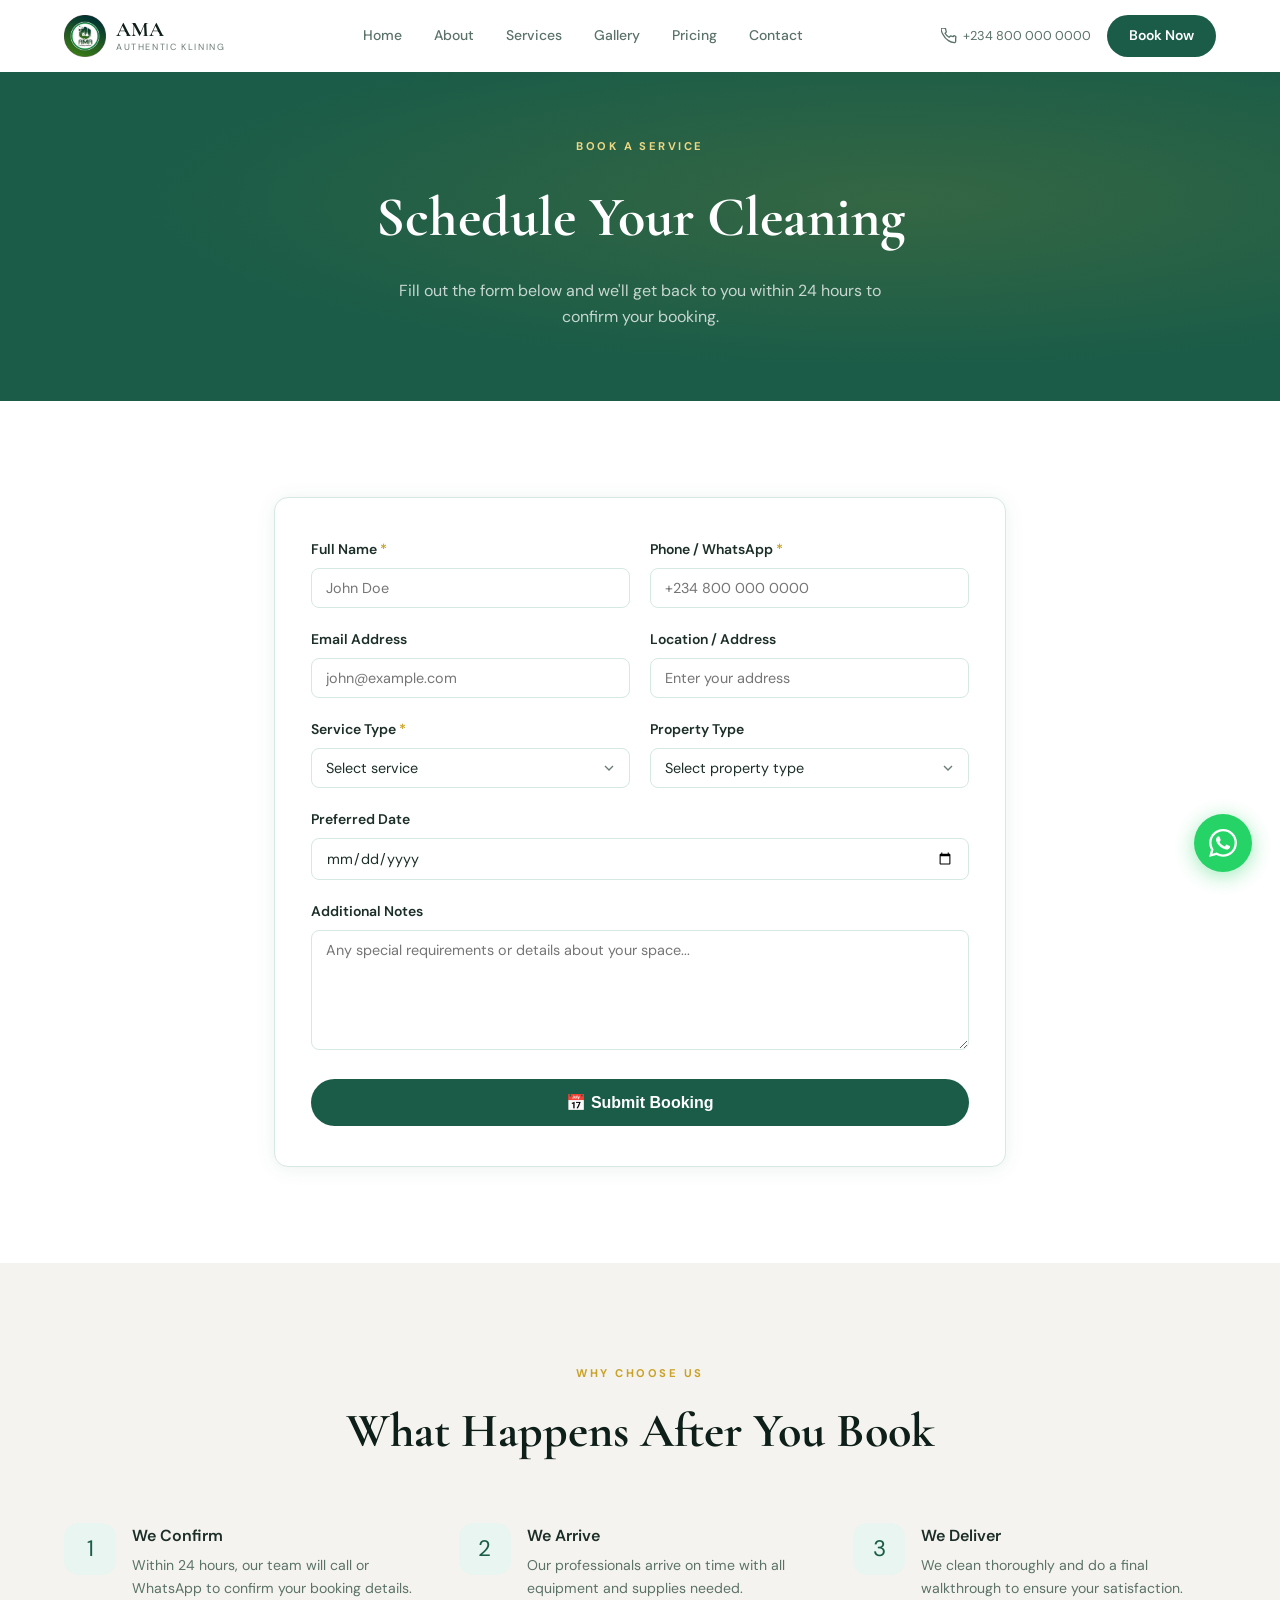
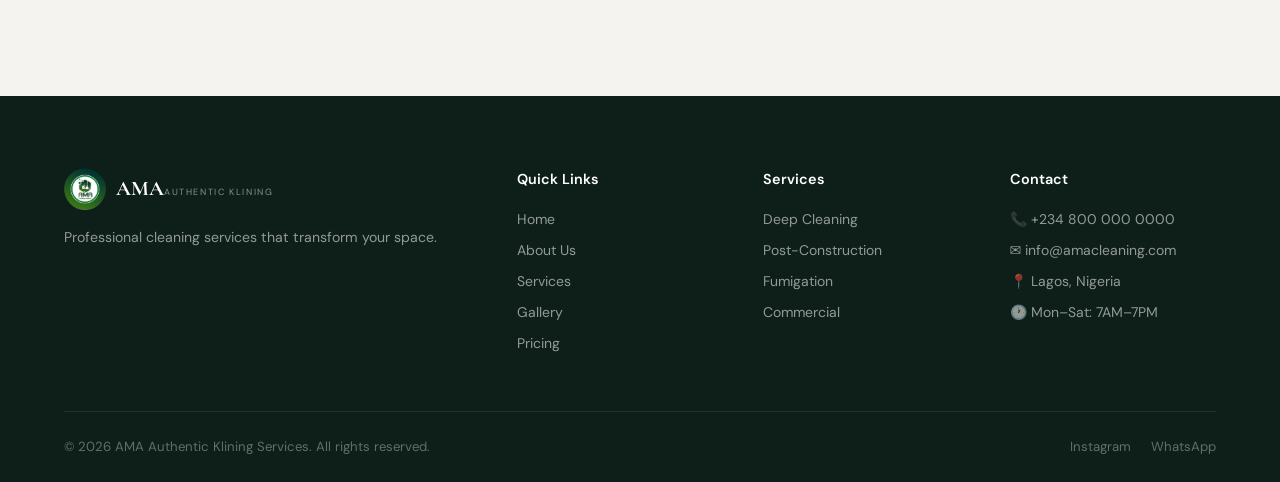
<file: booking.html>
<!DOCTYPE html>
<html lang="en">
<head>
  <meta charset="UTF-8" /><meta name="viewport" content="width=device-width, initial-scale=1.0" />
  <title>Book a Service — AMA Authentic Klining</title>
  <link rel="preconnect" href="https://fonts.googleapis.com"><link rel="preconnect" href="https://fonts.gstatic.com" crossorigin>
  <link href="https://fonts.googleapis.com/css2?family=Cormorant+Garamond:ital,wght@0,400;0,500;0,600;0,700;1,400&family=DM+Sans:wght@300;400;500;600&display=swap" rel="stylesheet">
  <link rel="stylesheet" href="style.css" />
</head>
<body>
  <nav id="navbar" class="scrolled">
    <div class="nav-container">
      <a href="index.html" class="nav-logo"><div class="logo-mark"><img src="logo.jpg" alt="AMA Logo" /></div><div class="logo-text"><span class="logo-name">AMA</span><span class="logo-sub">Authentic Klining</span></div></a>
      <div class="nav-links"><a href="index.html" class="nav-link">Home</a><a href="about.html" class="nav-link">About</a><a href="services.html" class="nav-link">Services</a><a href="gallery.html" class="nav-link">Gallery</a><a href="pricing.html" class="nav-link">Pricing</a><a href="contact.html" class="nav-link">Contact</a></div>
      <div class="nav-actions"><a href="tel:+2348000000000" class="nav-phone"><svg width="16" height="16" fill="none" stroke="currentColor" stroke-width="2" viewBox="0 0 24 24"><path d="M22 16.92v3a2 2 0 01-2.18 2 19.79 19.79 0 01-8.63-3.07A19.5 19.5 0 013.07 9.81a19.79 19.79 0 01-3.07-8.67A2 2 0 012 .18h3a2 2 0 012 1.72c.127.96.361 1.903.7 2.81a2 2 0 01-.45 2.11L6.09 7.91a16 16 0 006 6l1.27-1.27a2 2 0 012.11-.45c.907.339 1.85.573 2.81.7A2 2 0 0122 14.92z"/></svg>+234 800 000 0000</a><a href="booking.html" class="btn-primary">Book Now</a></div>
      <button class="hamburger" id="hamburger"><span></span><span></span><span></span></button>
    </div>
    <div class="mobile-menu" id="mobile-menu"><a href="index.html" class="mobile-link">Home</a><a href="about.html" class="mobile-link">About</a><a href="services.html" class="mobile-link">Services</a><a href="gallery.html" class="mobile-link">Gallery</a><a href="pricing.html" class="mobile-link">Pricing</a><a href="contact.html" class="mobile-link">Contact</a><a href="booking.html" class="btn-primary mobile-btn">Book Now</a></div>
  </nav>

  <div class="page-hero">
    <span class="eyebrow">Book a Service</span>
    <h1>Schedule Your Cleaning</h1>
    <p>Fill out the form below and we'll get back to you within 24 hours to confirm your booking.</p>
  </div>

  <section class="section">
    <div class="container" style="max-width:780px">

      <!-- Success state -->
      <div class="form-card success-msg" id="booking-success">
        <div class="success-icon">✓</div>
        <h3>Booking Confirmed!</h3>
        <p>Thank you for choosing AMA Authentic Klining. We'll contact you shortly to confirm the details.</p>
        <button id="booking-again-btn" class="btn-outline">Book Another Service</button>
      </div>

      <!-- Form -->
      <div class="form-card" id="booking-form-wrap">
        <form id="booking-form" novalidate>
          <div class="form-row">
            <div class="form-group">
              <label for="name">Full Name <span style="color:#c9a227">*</span></label>
              <input type="text" id="name" name="name" placeholder="John Doe" required />
            </div>
            <div class="form-group">
              <label for="phone">Phone / WhatsApp <span style="color:#c9a227">*</span></label>
              <input type="tel" id="phone" name="phone" placeholder="+234 800 000 0000" required />
            </div>
          </div>

          <div class="form-row">
            <div class="form-group">
              <label for="email">Email Address</label>
              <input type="email" id="email" name="email" placeholder="john@example.com" />
            </div>
            <div class="form-group">
              <label for="location">Location / Address</label>
              <input type="text" id="location" name="location" placeholder="Enter your address" />
            </div>
          </div>

          <div class="form-row">
            <div class="form-group">
              <label for="service_type">Service Type <span style="color:#c9a227">*</span></label>
              <select id="service_type" name="service_type" required>
                <option value="" disabled selected>Select service</option>
                <option value="deep_cleaning">Deep Cleaning</option>
                <option value="post_construction">Post-Construction Cleaning</option>
                <option value="fumigation">Fumigation & Pest Control</option>
                <option value="upholstery">Upholstery Cleaning</option>
                <option value="kitchen">Kitchen Cleaning</option>
                <option value="commercial">Commercial Cleaning</option>
              </select>
            </div>
            <div class="form-group">
              <label for="property_type">Property Type</label>
              <select id="property_type" name="property_type">
                <option value="" disabled selected>Select property type</option>
                <option value="apartment">Apartment / Flat</option>
                <option value="house">House / Duplex</option>
                <option value="office">Office Space</option>
                <option value="commercial">Commercial Property</option>
                <option value="other">Other</option>
              </select>
            </div>
          </div>

          <div class="form-group">
            <label for="preferred_date">Preferred Date</label>
            <input type="date" id="preferred_date" name="preferred_date" />
          </div>

          <div class="form-group">
            <label for="notes">Additional Notes</label>
            <textarea id="notes" name="notes" rows="4" placeholder="Any special requirements or details about your space..."></textarea>
          </div>

          <div id="form-error" style="display:none; color:#c0392b; font-size:0.875rem; margin-bottom:12px; padding:10px 14px; background:#fdf0ef; border-radius:8px;"></div>

          <button type="submit" class="btn-submit">
            📅 Submit Booking
          </button>
        </form>
      </div>

    </div>
  </section>

  <!-- Why Book section -->
  <section class="section bg-muted">
    <div class="container">
      <div class="section-heading scroll-reveal">
        <span class="eyebrow">Why Choose Us</span>
        <h2>What Happens After You Book</h2>
      </div>
      <div class="trust-grid">
        <div class="trust-item scroll-reveal">
          <div class="trust-icon" style="background:#e8f5f0; color:#1a5c48; font-size:1.4rem; width:52px; height:52px; border-radius:14px; display:flex; align-items:center; justify-content:center;">1</div>
          <div><h3>We Confirm</h3><p>Within 24 hours, our team will call or WhatsApp to confirm your booking details.</p></div>
        </div>
        <div class="trust-item scroll-reveal" style="transition-delay:0.1s">
          <div class="trust-icon" style="background:#e8f5f0; color:#1a5c48; font-size:1.4rem; width:52px; height:52px; border-radius:14px; display:flex; align-items:center; justify-content:center;">2</div>
          <div><h3>We Arrive</h3><p>Our professionals arrive on time with all equipment and supplies needed.</p></div>
        </div>
        <div class="trust-item scroll-reveal" style="transition-delay:0.2s">
          <div class="trust-icon" style="background:#e8f5f0; color:#1a5c48; font-size:1.4rem; width:52px; height:52px; border-radius:14px; display:flex; align-items:center; justify-content:center;">3</div>
          <div><h3>We Deliver</h3><p>We clean thoroughly and do a final walkthrough to ensure your satisfaction.</p></div>
        </div>
      </div>
    </div>
  </section>

  <footer>
    <div class="container">
      <div class="footer-grid">
        <div class="footer-brand"><div class="footer-logo"><img src="logo.jpg" alt="AMA"/><div><span class="logo-name">AMA</span><span class="logo-sub">Authentic Klining</span></div></div><p>Professional cleaning services that transform your space.</p></div>
        <div class="footer-col"><h4>Quick Links</h4><a href="index.html">Home</a><a href="about.html">About Us</a><a href="services.html">Services</a><a href="gallery.html">Gallery</a><a href="pricing.html">Pricing</a></div>
        <div class="footer-col"><h4>Services</h4><a href="services.html">Deep Cleaning</a><a href="services.html">Post-Construction</a><a href="services.html">Fumigation</a><a href="services.html">Commercial</a></div>
        <div class="footer-col"><h4>Contact</h4><a href="tel:+2348000000000">📞 +234 800 000 0000</a><a href="mailto:info@amacleaning.com">✉️ info@amacleaning.com</a><span>📍 Lagos, Nigeria</span><span>🕐 Mon–Sat: 7AM–7PM</span></div>
      </div>
      <div class="footer-bottom"><p>© 2026 AMA Authentic Klining Services. All rights reserved.</p><div class="footer-social"><a href="https://instagram.com" target="_blank">Instagram</a><a href="https://wa.me/2348000000000" target="_blank">WhatsApp</a></div></div>
    </div>
  </footer>

  <a href="https://wa.me/2348000000000" class="whatsapp-btn" target="_blank"><svg width="28" height="28" viewBox="0 0 24 24" fill="currentColor"><path d="M17.472 14.382c-.297-.149-1.758-.867-2.03-.967-.273-.099-.471-.148-.67.15-.197.297-.767.966-.94 1.164-.173.199-.347.223-.644.075-.297-.15-1.255-.463-2.39-1.475-.883-.788-1.48-1.761-1.653-2.059-.173-.297-.018-.458.13-.606.134-.133.298-.347.446-.52.149-.174.198-.298.298-.497.099-.198.05-.371-.025-.52-.075-.149-.669-1.612-.916-2.207-.242-.579-.487-.5-.669-.51-.173-.008-.371-.01-.57-.01-.198 0-.52.074-.792.372-.272.297-1.04 1.016-1.04 2.479 0 1.462 1.065 2.875 1.213 3.074.149.198 2.096 3.2 5.077 4.487.709.306 1.262.489 1.694.625.712.227 1.36.195 1.871.118.571-.085 1.758-.719 2.006-1.413.248-.694.248-1.289.173-1.413-.074-.124-.272-.198-.57-.347m-5.421 7.403h-.004a9.87 9.87 0 01-5.031-1.378l-.361-.214-3.741.982.998-3.648-.235-.374a9.86 9.86 0 01-1.51-5.26c.001-5.45 4.436-9.884 9.888-9.884 2.64 0 5.122 1.03 6.988 2.898a9.825 9.825 0 012.893 6.994c-.003 5.45-4.437 9.884-9.885 9.884m8.413-18.297A11.815 11.815 0 0012.05 0C5.495 0 .16 5.335.157 11.892c0 2.096.547 4.142 1.588 5.945L.057 24l6.305-1.654a11.882 11.882 0 005.683 1.448h.005c6.554 0 11.89-5.335 11.893-11.893a11.821 11.821 0 00-3.48-8.413z"/></svg></a>
  <script src="main.js"></script>
  <script>
    // // Booking form validation override
    // const bookingForm = document.getElementById('booking-form');
    // const bookingSuccess = document.getElementById('booking-success');
    // const bookingFormWrap = document.getElementById('booking-form-wrap');
    // const formError = document.getElementById('form-error');

    // if (bookingForm) {
    //   bookingForm.addEventListener('submit', async (e) => {
    //     e.preventDefault();
    //     const name = bookingForm.name.value.trim();
    //     const phone = bookingForm.phone.value.trim();
    //     const service = bookingForm.service_type.value;

    //     if (!name || !phone || !service) {
    //       formError.style.display = 'block';
    //       formError.textContent = 'Please fill in all required fields: Full Name, Phone, and Service Type.';
    //       return;
    //     }
    //     formError.style.display = 'none';

    //     const btn = bookingForm.querySelector('[type="submit"]');
    //     btn.disabled = true;
    //     btn.innerHTML = `<svg style="animation:spin 0.8s linear infinite" width="20" height="20" viewBox="0 0 24 24" fill="none" stroke="currentColor" stroke-width="2"><path d="M12 2v4M12 18v4M4.93 4.93l2.83 2.83M16.24 16.24l2.83 2.83M2 12h4M18 12h4M4.93 19.07l2.83-2.83M16.24 7.76l2.83-2.83"/></svg> Submitting...`;

    //     await new Promise(r => setTimeout(r, 1200));
    //     bookingFormWrap.style.display = 'none';
    //     bookingSuccess.style.display = 'flex';
    //   });
    // }

    // document.getElementById('booking-again-btn')?.addEventListener('click', () => {
    //   bookingForm.reset();
    //   bookingFormWrap.style.display = 'block';
    //   bookingSuccess.style.display = 'none';
    //   bookingForm.querySelector('[type="submit"]').disabled = false;
    //   bookingForm.querySelector('[type="submit"]').innerHTML = '📅 Submit Booking';
    // });
  </script>
</body>
</html>
</file>
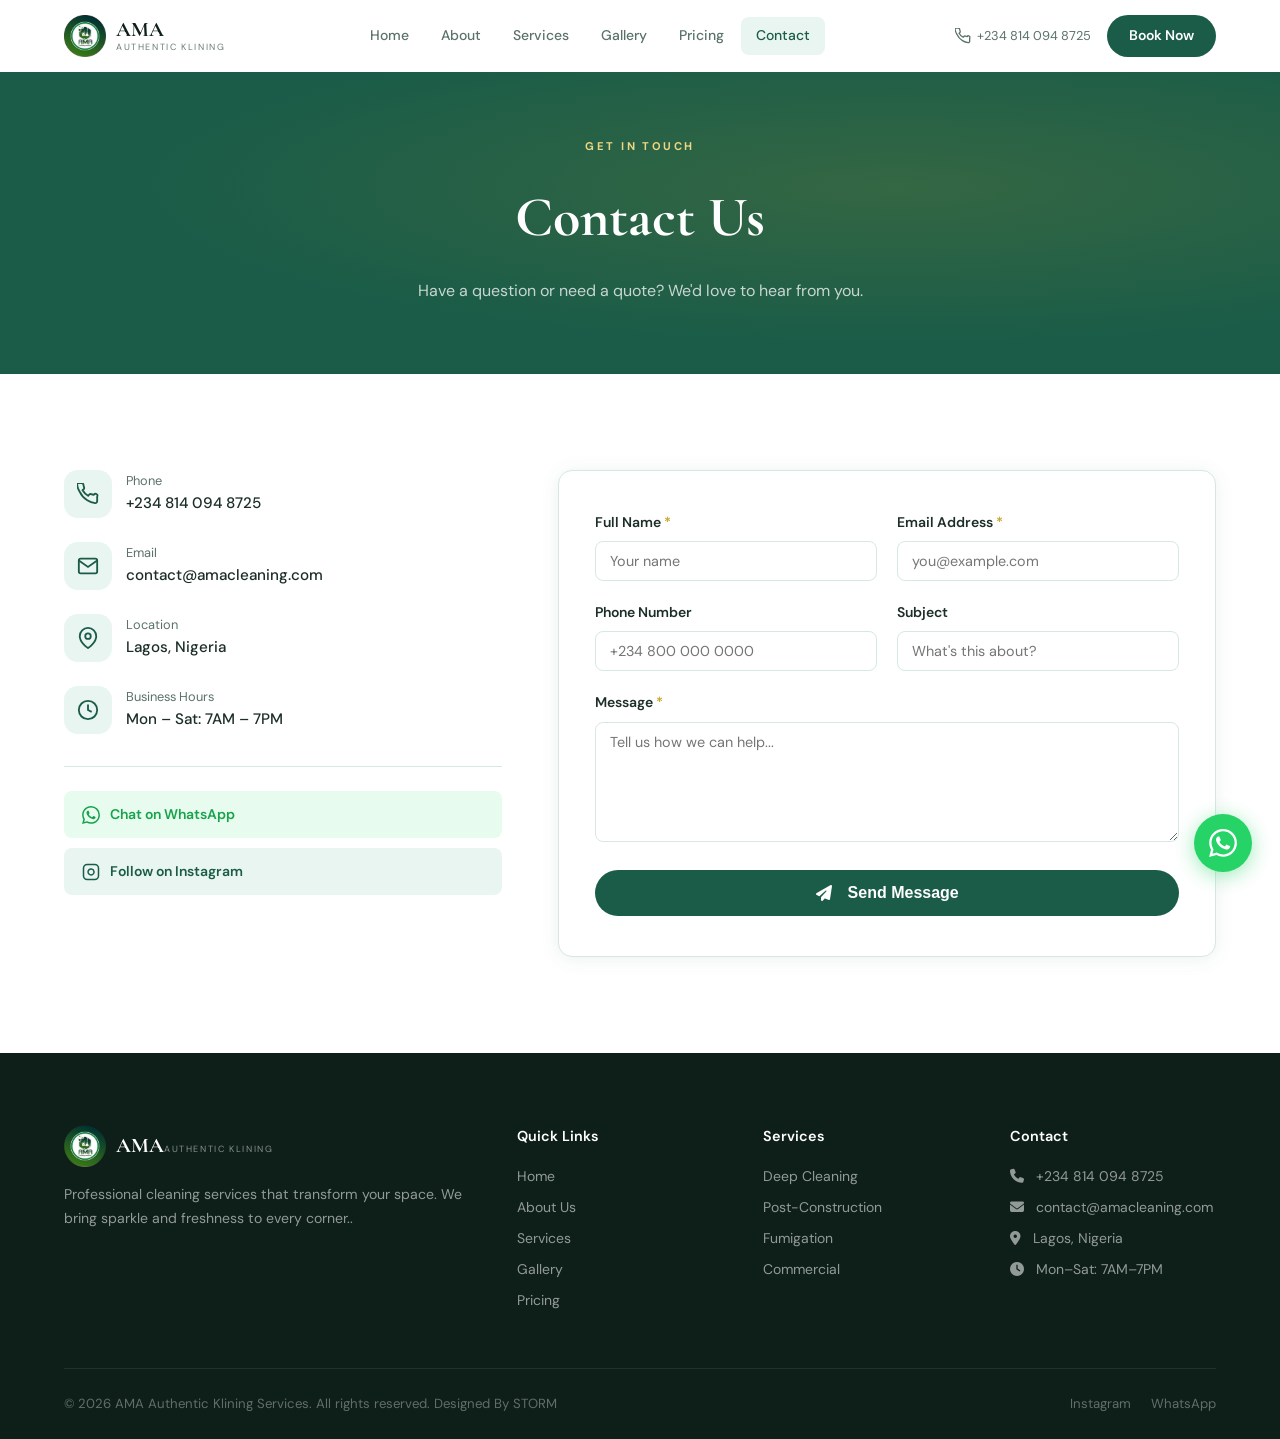
<file: contact.html>
<!DOCTYPE html>
<html lang="en">
<head>
  <meta charset="UTF-8" /><meta name="viewport" content="width=device-width, initial-scale=1.0" />
  <title>Contact — AMA Authentic Klining</title>
  <link rel="preconnect" href="https://fonts.googleapis.com"><link rel="preconnect" href="https://fonts.gstatic.com" crossorigin>
  <link href="https://fonts.googleapis.com/css2?family=Cormorant+Garamond:ital,wght@0,400;0,500;0,600;0,700;1,400&family=DM+Sans:wght@300;400;500;600&display=swap" rel="stylesheet">
  <link rel="stylesheet" href="style.css" />
    <link rel="stylesheet" href="https://cdnjs.cloudflare.com/ajax/libs/font-awesome/6.5.0/css/all.min.css">

</head>
<body>
  <nav id="navbar" class="scrolled">
    <div class="nav-container">
      <a href="index.html" class="nav-logo"><div class="logo-mark"><img src="logo.jpg" alt="AMA Logo" /></div><div class="logo-text"><span class="logo-name">AMA</span><span class="logo-sub">Authentic Klining</span></div></a>
      <div class="nav-links"><a href="index.html" class="nav-link">Home</a><a href="about.html" class="nav-link">About</a><a href="services.html" class="nav-link">Services</a><a href="gallery.html" class="nav-link">Gallery</a><a href="pricing.html" class="nav-link">Pricing</a><a href="contact.html" class="nav-link active">Contact</a></div>
      <div class="nav-actions"><a href="tel:+2348140948725" class="nav-phone"><svg width="16" height="16" fill="none" stroke="currentColor" stroke-width="2" viewBox="0 0 24 24"><path d="M22 16.92v3a2 2 0 01-2.18 2 19.79 19.79 0 01-8.63-3.07A19.5 19.5 0 013.07 9.81a19.79 19.79 0 01-3.07-8.67A2 2 0 012 .18h3a2 2 0 012 1.72c.127.96.361 1.903.7 2.81a2 2 0 01-.45 2.11L6.09 7.91a16 16 0 006 6l1.27-1.27a2 2 0 012.11-.45c.907.339 1.85.573 2.81.7A2 2 0 0122 14.92z"/></svg>+234 814 094 8725</a><a href="booking.html" class="btn-primary">Book Now</a></div>
      <button class="hamburger" id="hamburger"><span></span><span></span><span></span></button>
    </div>
    <div class="mobile-menu" id="mobile-menu"><a href="index.html" class="mobile-link">Home</a><a href="about.html" class="mobile-link">About</a><a href="services.html" class="mobile-link">Services</a><a href="gallery.html" class="mobile-link">Gallery</a><a href="pricing.html" class="mobile-link">Pricing</a><a href="contact.html" class="mobile-link">Contact</a><a href="booking.html" class="btn-primary mobile-btn">Book Now</a></div>
  </nav>

  <div class="page-hero">
    <span class="eyebrow">Get In Touch</span>
    <h1>Contact Us</h1>
    <p>Have a question or need a quote? We'd love to hear from you.</p>
  </div>

  <section class="section">
    <div class="container">
      <div class="contact-grid">

        <!-- Contact Info -->
        <div class="scroll-reveal">
          <div class="contact-info-list">
            <div class="contact-info-item">
              <div class="contact-info-icon">
                <svg width="22" height="22" fill="none" stroke="currentColor" stroke-width="2" viewBox="0 0 24 24"><path d="M22 16.92v3a2 2 0 01-2.18 2 19.79 19.79 0 01-8.63-3.07A19.5 19.5 0 013.07 9.81a19.79 19.79 0 01-3.07-8.67A2 2 0 012 .18h3a2 2 0 012 1.72c.127.96.361 1.903.7 2.81a2 2 0 01-.45 2.11L6.09 7.91a16 16 0 006 6l1.27-1.27a2 2 0 012.11-.45c.907.339 1.85.573 2.81.7A2 2 0 0122 14.92z"/></svg>
              </div>
              <div>
                <div class="label">Phone</div>
                <div class="value"><a href="tel:+2348140948725">+234 814 094 8725</a></div>
              </div>
            </div>
            <div class="contact-info-item">
              <div class="contact-info-icon">
                <svg width="22" height="22" fill="none" stroke="currentColor" stroke-width="2" viewBox="0 0 24 24"><path d="M4 4h16c1.1 0 2 .9 2 2v12c0 1.1-.9 2-2 2H4c-1.1 0-2-.9-2-2V6c0-1.1.9-2 2-2z"/><polyline points="22,6 12,13 2,6"/></svg>
              </div>
              <div>
                <div class="label">Email</div>
                <div class="value"><a href="mailto:contact@amacleaning.com">contact@amacleaning.com</a></div>
              </div>
            </div>
            <div class="contact-info-item">
              <div class="contact-info-icon">
                <svg width="22" height="22" fill="none" stroke="currentColor" stroke-width="2" viewBox="0 0 24 24"><path d="M21 10c0 7-9 13-9 13s-9-6-9-13a9 9 0 0118 0z"/><circle cx="12" cy="10" r="3"/></svg>
              </div>
              <div>
                <div class="label">Location</div>
                <div class="value">Lagos, Nigeria</div>
              </div>
            </div>
            <div class="contact-info-item">
              <div class="contact-info-icon">
                <svg width="22" height="22" fill="none" stroke="currentColor" stroke-width="2" viewBox="0 0 24 24"><circle cx="12" cy="12" r="10"/><polyline points="12,6 12,12 16,14"/></svg>
              </div>
              <div>
                <div class="label">Business Hours</div>
                <div class="value">Mon – Sat: 7AM – 7PM</div>
              </div>
            </div>
          </div>

          <div class="contact-social">
            <a href="https://wa.me/2348140948725" target="_blank" class="social-link wa">
              <svg width="18" height="18" viewBox="0 0 24 24" fill="currentColor"><path d="M17.472 14.382c-.297-.149-1.758-.867-2.03-.967-.273-.099-.471-.148-.67.15-.197.297-.767.966-.94 1.164-.173.199-.347.223-.644.075-.297-.15-1.255-.463-2.39-1.475-.883-.788-1.48-1.761-1.653-2.059-.173-.297-.018-.458.13-.606.134-.133.298-.347.446-.52.149-.174.198-.298.298-.497.099-.198.05-.371-.025-.52-.075-.149-.669-1.612-.916-2.207-.242-.579-.487-.5-.669-.51-.173-.008-.371-.01-.57-.01-.198 0-.52.074-.792.372-.272.297-1.04 1.016-1.04 2.479 0 1.462 1.065 2.875 1.213 3.074.149.198 2.096 3.2 5.077 4.487.709.306 1.262.489 1.694.625.712.227 1.36.195 1.871.118.571-.085 1.758-.719 2.006-1.413.248-.694.248-1.289.173-1.413-.074-.124-.272-.198-.57-.347m-5.421 7.403h-.004a9.87 9.87 0 01-5.031-1.378l-.361-.214-3.741.982.998-3.648-.235-.374a9.86 9.86 0 01-1.51-5.26c.001-5.45 4.436-9.884 9.888-9.884 2.64 0 5.122 1.03 6.988 2.898a9.825 9.825 0 012.893 6.994c-.003 5.45-4.437 9.884-9.885 9.884m8.413-18.297A11.815 11.815 0 0012.05 0C5.495 0 .16 5.335.157 11.892c0 2.096.547 4.142 1.588 5.945L.057 24l6.305-1.654a11.882 11.882 0 005.683 1.448h.005c6.554 0 11.89-5.335 11.893-11.893a11.821 11.821 0 00-3.48-8.413z"/></svg>
              Chat on WhatsApp
            </a>
            <a href="https://www.instagram.com/ama_authentic_klining_services?igsh=YWpxY2Vma3J6MzJw" target="_blank" class="social-link ig">
              <svg width="18" height="18" fill="none" stroke="currentColor" stroke-width="2" viewBox="0 0 24 24"><rect x="2" y="2" width="20" height="20" rx="5" ry="5"/><path d="M16 11.37A4 4 0 1112.63 8 4 4 0 0116 11.37z"/><line x1="17.5" y1="6.5" x2="17.51" y2="6.5"/></svg>
              Follow on Instagram
            </a>
          </div>
        </div>

        <!-- Contact Form -->
        <div class="scroll-reveal" style="transition-delay:0.15s">

          <!-- Success -->
          <div class="form-card success-msg" id="contact-success" style="display:none">
            <div class="success-icon">✓</div>
            <h3>Message Sent!</h3>
            <p>We'll get back to you as soon as possible.</p>
            <button id="contact-again-btn" class="btn-outline">Send Another Message</button>
          </div>

          <!-- Form -->
          <div class="form-card" id="contact-form-wrap">
            <form id="contact-form" novalidate>
              <div class="form-row">
                <div class="form-group">
                  <label for="c-name">Full Name <span style="color:#c9a227">*</span></label>
                  <input type="text" id="c-name" name="name" placeholder="Your name" required />
                </div>
                <div class="form-group">
                  <label for="c-email">Email Address <span style="color:#c9a227">*</span></label>
                  <input type="email" id="c-email" name="email" placeholder="you@example.com" required />
                </div>
              </div>
              <div class="form-row">
                <div class="form-group">
                  <label for="c-phone">Phone Number</label>
                  <input type="tel" id="c-phone" name="phone" placeholder="+234 800 000 0000" />
                </div>
                <div class="form-group">
                  <label for="c-subject">Subject</label>
                  <input type="text" id="c-subject" name="subject" placeholder="What's this about?" />
                </div>
              </div>
              <div class="form-group">
                <label for="c-message">Message <span style="color:#c9a227">*</span></label>
                <textarea id="c-message" name="message" rows="5" placeholder="Tell us how we can help..." required></textarea>
              </div>
              <div id="contact-error" style="display:none; color:#c0392b; font-size:0.875rem; margin-bottom:12px; padding:10px 14px; background:#fdf0ef; border-radius:8px;"></div>
              <button type="submit" class="btn-submit"><i class="fa-solid fa-paper-plane" style="margin-right:8px;"></i> Send Message</button>
            </form>
          </div>
        </div>

      </div>
    </div>
  </section>

  <footer>
    <div class="container">
      <div class="footer-grid">
        <div class="footer-brand"><div class="footer-logo"><img src="logo.jpg" alt="AMA"/><div><span class="logo-name">AMA</span><span class="logo-sub">Authentic Klining</span></div></div><p>Professional cleaning services that transform your space. We bring sparkle and freshness to every corner..</p></div>
        <div class="footer-col"><h4>Quick Links</h4><a href="index.html">Home</a><a href="about.html">About Us</a><a href="services.html">Services</a><a href="gallery.html">Gallery</a><a href="pricing.html">Pricing</a></div>
        <div class="footer-col"><h4>Services</h4><a href="services.html">Deep Cleaning</a><a href="services.html">Post-Construction</a><a href="services.html">Fumigation</a><a href="services.html">Commercial</a></div>
        <div class="footer-col">
  <h4>Contact</h4>

  <a href="tel:+234 814 094 8725">
    <i class="fa-solid fa-phone" style="margin-right:8px;"></i>
    +234 814 094 8725
  </a>

  <a href="mailto:contact@amacleaning.com">
    <i class="fa-solid fa-envelope" style="margin-right:8px;"></i>
    contact@amacleaning.com
  </a>

  <span>
    <i class="fa-solid fa-location-dot" style="margin-right:8px;"></i>
    Lagos, Nigeria
  </span>

  <span>
    <i class="fa-solid fa-clock" style="margin-right:8px;"></i>
    Mon–Sat: 7AM–7PM
  </span>
</div>
      </div>
      <div class="footer-bottom"><p>© 2026 AMA Authentic Klining Services. All rights reserved. Designed By  <a href="https://storm567.vercel.app"> STORM </a> </p><div class="footer-social"><a href="https://www.instagram.com/ama_authentic_klining_services?igsh=YWpxY2Vma3J6MzJw" target="_blank">Instagram</a><a href="https://wa.me/2348140948725" target="_blank">WhatsApp</a></div></div>
    </div>
  </footer>

  <a href="https://wa.me/+2348140948725" class="whatsapp-btn" target="_blank"><svg width="28" height="28" viewBox="0 0 24 24" fill="currentColor"><path d="M17.472 14.382c-.297-.149-1.758-.867-2.03-.967-.273-.099-.471-.148-.67.15-.197.297-.767.966-.94 1.164-.173.199-.347.223-.644.075-.297-.15-1.255-.463-2.39-1.475-.883-.788-1.48-1.761-1.653-2.059-.173-.297-.018-.458.13-.606.134-.133.298-.347.446-.52.149-.174.198-.298.298-.497.099-.198.05-.371-.025-.52-.075-.149-.669-1.612-.916-2.207-.242-.579-.487-.5-.669-.51-.173-.008-.371-.01-.57-.01-.198 0-.52.074-.792.372-.272.297-1.04 1.016-1.04 2.479 0 1.462 1.065 2.875 1.213 3.074.149.198 2.096 3.2 5.077 4.487.709.306 1.262.489 1.694.625.712.227 1.36.195 1.871.118.571-.085 1.758-.719 2.006-1.413.248-.694.248-1.289.173-1.413-.074-.124-.272-.198-.57-.347m-5.421 7.403h-.004a9.87 9.87 0 01-5.031-1.378l-.361-.214-3.741.982.998-3.648-.235-.374a9.86 9.86 0 01-1.51-5.26c.001-5.45 4.436-9.884 9.888-9.884 2.64 0 5.122 1.03 6.988 2.898a9.825 9.825 0 012.893 6.994c-.003 5.45-4.437 9.884-9.885 9.884m8.413-18.297A11.815 11.815 0 0012.05 0C5.495 0 .16 5.335.157 11.892c0 2.096.547 4.142 1.588 5.945L.057 24l6.305-1.654a11.882 11.882 0 005.683 1.448h.005c6.554 0 11.89-5.335 11.893-11.893a11.821 11.821 0 00-3.48-8.413z"/></svg></a>

  <script src="main.js"></script>
 <script>
const contactForm = document.getElementById('contact-form');
const contactSuccess = document.getElementById('contact-success');
const contactFormWrap = document.getElementById('contact-form-wrap');
const contactError = document.getElementById('contact-error');

if (contactForm) {
  contactForm.addEventListener('submit', function (e) {
    e.preventDefault();

    const name = contactForm.name.value.trim();
    const email = contactForm.email.value.trim();
    const messageText = contactForm.message.value.trim();

    if (!name || !email || !messageText) {
      contactError.style.display = 'block';
      contactError.textContent = 'Please fill in all required fields: Name, Email, and Message.';
      return;
    }

    contactError.style.display = 'none';

    const message =
`Hello, I have a new enquiry:

Name: ${name}
Email: ${email}

Message:
${messageText}`;

    const whatsappNumber = "2348140948725";
    const url = `https://wa.me/${whatsappNumber}?text=${encodeURIComponent(message)}`;

    // ✅ Open WhatsApp
    window.open(url, "_blank");

    // ✅ Show success message AFTER opening WhatsApp
    contactFormWrap.style.display = 'none';
    contactSuccess.style.display = 'flex';
  });
}

// Reset button
document.getElementById('contact-again-btn')?.addEventListener('click', () => {
  contactForm.reset();
  contactFormWrap.style.display = 'block';
  contactSuccess.style.display = 'none';
});
</script>
</body>
</html>
</file>
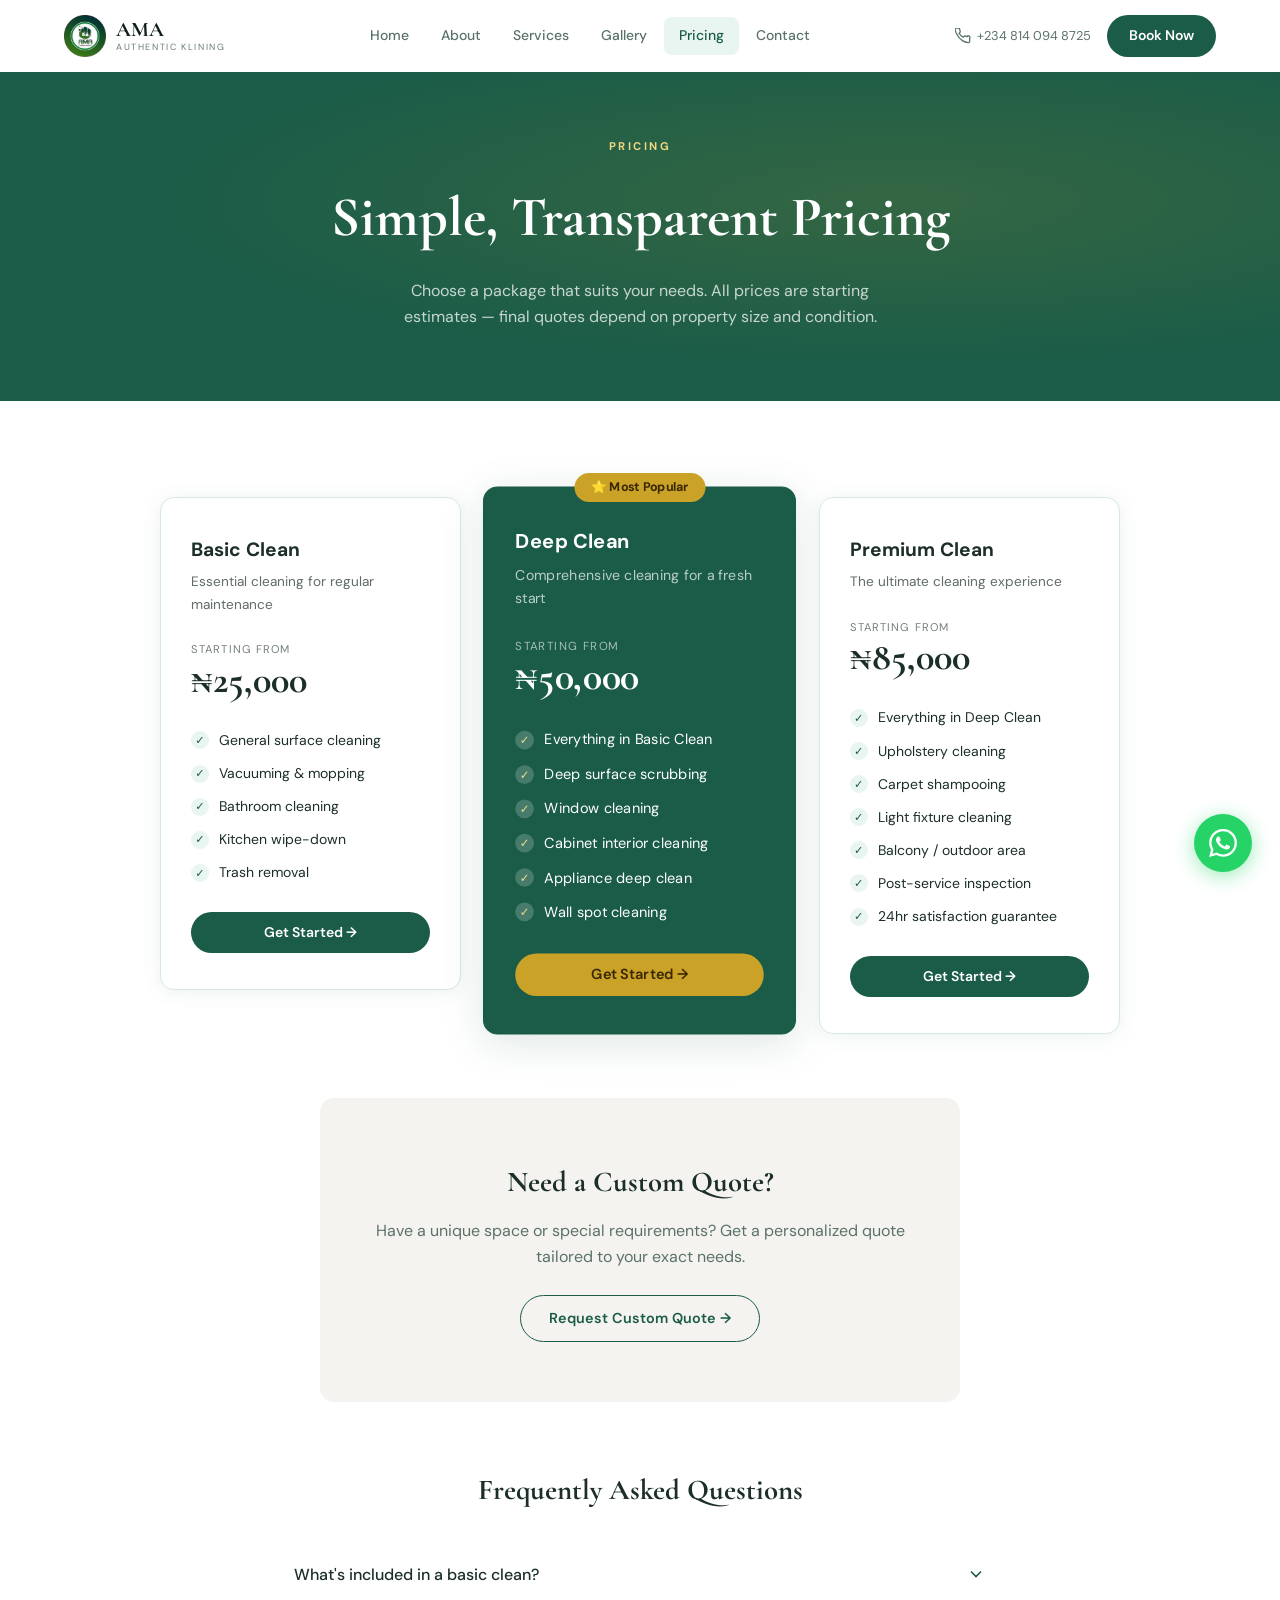
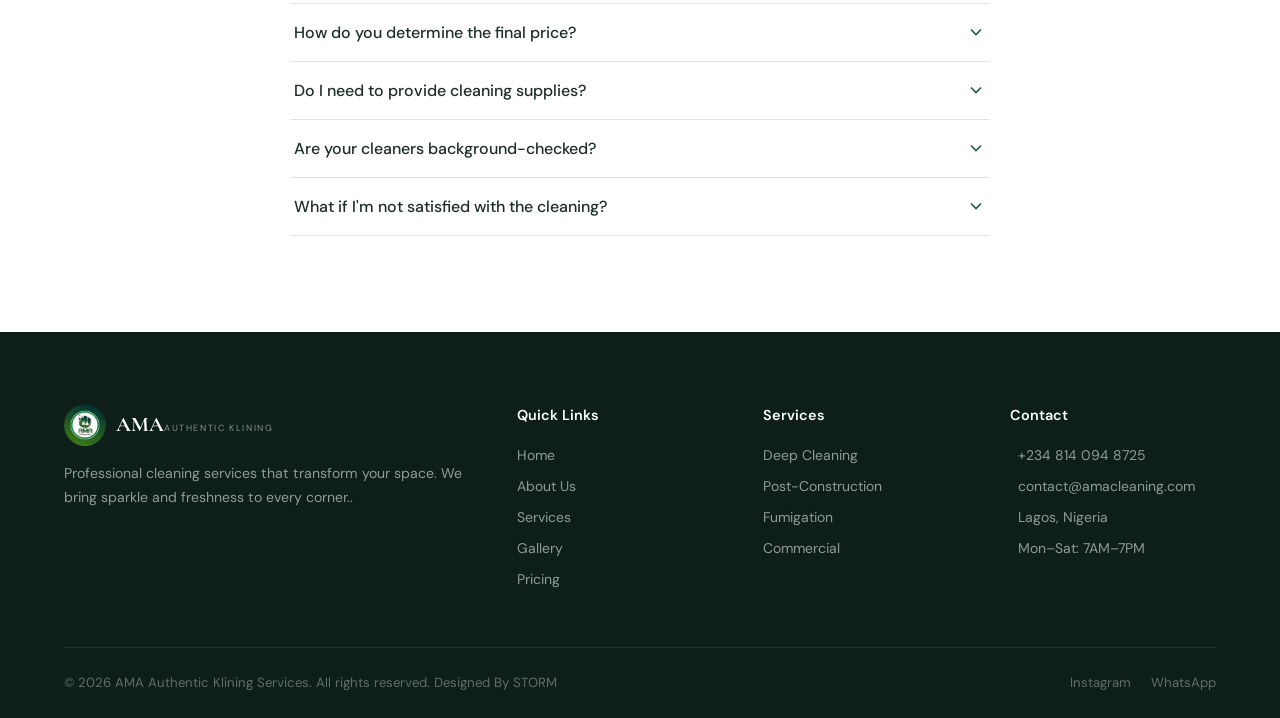
<file: pricing.html>
<!DOCTYPE html>
<html lang="en">
<head>
  <meta charset="UTF-8" /><meta name="viewport" content="width=device-width, initial-scale=1.0" />
  <title>Pricing — AMA Authentic Klining</title>
  <link rel="preconnect" href="https://fonts.googleapis.com"><link rel="preconnect" href="https://fonts.gstatic.com" crossorigin>
  <link href="https://fonts.googleapis.com/css2?family=Cormorant+Garamond:ital,wght@0,400;0,500;0,600;0,700;1,400&family=DM+Sans:wght@300;400;500;600&display=swap" rel="stylesheet">
  <link rel="stylesheet" href="style.css" />
</head>
<body>
  <nav id="navbar" class="scrolled">
    <div class="nav-container">
      <a href="index.html" class="nav-logo"><div class="logo-mark"><img src="logo.jpg" alt="AMA Logo" /></div><div class="logo-text"><span class="logo-name">AMA</span><span class="logo-sub">Authentic Klining</span></div></a>
      <div class="nav-links"><a href="index.html" class="nav-link">Home</a><a href="about.html" class="nav-link">About</a><a href="services.html" class="nav-link">Services</a><a href="gallery.html" class="nav-link">Gallery</a><a href="pricing.html" class="nav-link active">Pricing</a><a href="contact.html" class="nav-link">Contact</a></div>
      <div class="nav-actions"><a href="tel:+2348140948725" class="nav-phone"><svg width="16" height="16" fill="none" stroke="currentColor" stroke-width="2" viewBox="0 0 24 24"><path d="M22 16.92v3a2 2 0 01-2.18 2 19.79 19.79 0 01-8.63-3.07A19.5 19.5 0 013.07 9.81a19.79 19.79 0 01-3.07-8.67A2 2 0 012 .18h3a2 2 0 012 1.72c.127.96.361 1.903.7 2.81a2 2 0 01-.45 2.11L6.09 7.91a16 16 0 006 6l1.27-1.27a2 2 0 012.11-.45c.907.339 1.85.573 2.81.7A2 2 0 0122 14.92z"/></svg>+234 814 094 8725</a><a href="booking.html" class="btn-primary">Book Now</a></div>
      <button class="hamburger" id="hamburger"><span></span><span></span><span></span></button>
    </div>
    <div class="mobile-menu" id="mobile-menu"><a href="index.html" class="mobile-link">Home</a><a href="about.html" class="mobile-link">About</a><a href="services.html" class="mobile-link">Services</a><a href="gallery.html" class="mobile-link">Gallery</a><a href="pricing.html" class="mobile-link">Pricing</a><a href="contact.html" class="mobile-link">Contact</a><a href="booking.html" class="btn-primary mobile-btn">Book Now</a></div>
  </nav>

  <div class="page-hero">
    <span class="eyebrow">Pricing</span>
    <h1>Simple, Transparent Pricing</h1>
    <p>Choose a package that suits your needs. All prices are starting estimates — final quotes depend on property size and condition.</p>
  </div>

  <section class="section">
    <div class="container">
      <div class="pricing-grid">
        <div class="pricing-card scroll-reveal">
          <p class="pricing-name">Basic Clean</p>
          <p class="pricing-desc">Essential cleaning for regular maintenance</p>
          <span class="pricing-unit">starting from</span>
          <p class="pricing-price">₦25,000</p>
          <ul class="pricing-features">
            <li>General surface cleaning</li>
            <li>Vacuuming & mopping</li>
            <li>Bathroom cleaning</li>
            <li>Kitchen wipe-down</li>
            <li>Trash removal</li>
          </ul>
          <a href="booking.html" class="btn-primary">Get Started →</a>
        </div>

        <div class="pricing-card popular scroll-reveal" style="transition-delay:0.1s">
          <div class="popular-badge">⭐ Most Popular</div>
          <p class="pricing-name">Deep Clean</p>
          <p class="pricing-desc">Comprehensive cleaning for a fresh start</p>
          <span class="pricing-unit">starting from</span>
          <p class="pricing-price">₦50,000</p>
          <ul class="pricing-features">
            <li>Everything in Basic Clean</li>
            <li>Deep surface scrubbing</li>
            <li>Window cleaning</li>
            <li>Cabinet interior cleaning</li>
            <li>Appliance deep clean</li>
            <li>Wall spot cleaning</li>
          </ul>
          <a href="booking.html" class="btn-primary">Get Started →</a>
        </div>

        <div class="pricing-card scroll-reveal" style="transition-delay:0.2s">
          <p class="pricing-name">Premium Clean</p>
          <p class="pricing-desc">The ultimate cleaning experience</p>
          <span class="pricing-unit">starting from</span>
          <p class="pricing-price">₦85,000</p>
          <ul class="pricing-features">
            <li>Everything in Deep Clean</li>
            <li>Upholstery cleaning</li>
            <li>Carpet shampooing</li>
            <li>Light fixture cleaning</li>
            <li>Balcony / outdoor area</li>
            <li>Post-service inspection</li>
            <li>24hr satisfaction guarantee</li>
          </ul>
          <a href="booking.html" class="btn-primary">Get Started →</a>
        </div>
      </div>

      <div class="custom-quote scroll-reveal">
        <h3>Need a Custom Quote?</h3>
        <p>Have a unique space or special requirements? Get a personalized quote tailored to your exact needs.</p>
        <a href="contact.html" class="btn-outline">Request Custom Quote →</a>
      </div>

      <!-- FAQ -->
      <div class="faq-list">
        <h2 style="text-align:center; font-family:var(--font-heading); font-size:1.8rem; margin-bottom:32px;">Frequently Asked Questions</h2>
        <div class="faq-item">
          <button class="faq-trigger">
            What's included in a basic clean?
            <svg width="20" height="20" fill="none" stroke="currentColor" stroke-width="2" viewBox="0 0 24 24"><polyline points="6 9 12 15 18 9"/></svg>
          </button>
          <div class="faq-body"><p>A basic clean covers general surface wiping, vacuuming, mopping floors, cleaning bathrooms, kitchen wipe-down, and trash removal. It's perfect for regular weekly or bi-weekly maintenance.</p></div>
        </div>
        <div class="faq-item">
          <button class="faq-trigger">
            How do you determine the final price?
            <svg width="20" height="20" fill="none" stroke="currentColor" stroke-width="2" viewBox="0 0 24 24"><polyline points="6 9 12 15 18 9"/></svg>
          </button>
          <div class="faq-body"><p>Final pricing depends on the size of your property, number of rooms, current condition, and any specific requirements. After booking, we'll conduct a quick assessment and confirm the price before we begin.</p></div>
        </div>
        <div class="faq-item">
          <button class="faq-trigger">
            Do I need to provide cleaning supplies?
            <svg width="20" height="20" fill="none" stroke="currentColor" stroke-width="2" viewBox="0 0 24 24"><polyline points="6 9 12 15 18 9"/></svg>
          </button>
          <div class="faq-body"><p>No! Our team arrives fully equipped with professional-grade cleaning products and tools. You don't need to provide anything — just let us in and we'll handle the rest.</p></div>
        </div>
        <div class="faq-item">
          <button class="faq-trigger">
            Are your cleaners background-checked?
            <svg width="20" height="20" fill="none" stroke="currentColor" stroke-width="2" viewBox="0 0 24 24"><polyline points="6 9 12 15 18 9"/></svg>
          </button>
          <div class="faq-body"><p>Absolutely. All our cleaning professionals are thoroughly vetted, background-checked, and trained. We're fully insured, so you can have peace of mind when we're in your space.</p></div>
        </div>
        <div class="faq-item">
          <button class="faq-trigger">
            What if I'm not satisfied with the cleaning?
            <svg width="20" height="20" fill="none" stroke="currentColor" stroke-width="2" viewBox="0 0 24 24"><polyline points="6 9 12 15 18 9"/></svg>
          </button>
          <div class="faq-body"><p>We offer a 24-hour satisfaction guarantee on Premium Clean packages. If you're not happy with any aspect of the service, contact us and we'll return to address it at no extra charge.</p></div>
        </div>
      </div>
    </div>
  </section>

    <footer>
    <div class="container">
      <div class="footer-grid">
        <div class="footer-brand"><div class="footer-logo"><img src="logo.jpg" alt="AMA"/><div><span class="logo-name">AMA</span><span class="logo-sub">Authentic Klining</span></div></div><p>Professional cleaning services that transform your space. We bring sparkle and freshness to every corner..</p></div>
        <div class="footer-col"><h4>Quick Links</h4><a href="index.html">Home</a><a href="about.html">About Us</a><a href="services.html">Services</a><a href="gallery.html">Gallery</a><a href="pricing.html">Pricing</a></div>
        <div class="footer-col"><h4>Services</h4><a href="services.html">Deep Cleaning</a><a href="services.html">Post-Construction</a><a href="services.html">Fumigation</a><a href="services.html">Commercial</a></div>
        <div class="footer-col">
  <h4>Contact</h4>

  <a href="tel:+234 814 094 8725">
    <i class="fa-solid fa-phone" style="margin-right:8px;"></i>
    +234 814 094 8725
  </a>

  <a href="mailto:contact@amacleaning.com">
    <i class="fa-solid fa-envelope" style="margin-right:8px;"></i>
    contact@amacleaning.com
  </a>

  <span>
    <i class="fa-solid fa-location-dot" style="margin-right:8px;"></i>
    Lagos, Nigeria
  </span>

  <span>
    <i class="fa-solid fa-clock" style="margin-right:8px;"></i>
    Mon–Sat: 7AM–7PM
  </span>
</div>
      </div>
      <div class="footer-bottom"><p>© 2026 AMA Authentic Klining Services. All rights reserved. Designed By  <a href="https://storm567.vercel.app">STORM</a> </p><div class="footer-social"><a href="https://www.instagram.com/ama_authentic_klining_services?igsh=YWpxY2Vma3J6MzJw" target="_blank">Instagram</a><a href="https://wa.me/2348140948725" target="_blank">WhatsApp</a></div></div>
    </div>
  </footer>
  <a href="https://wa.me/2348140948725" class="whatsapp-btn" target="_blank"><svg width="28" height="28" viewBox="0 0 24 24" fill="currentColor"><path d="M17.472 14.382c-.297-.149-1.758-.867-2.03-.967-.273-.099-.471-.148-.67.15-.197.297-.767.966-.94 1.164-.173.199-.347.223-.644.075-.297-.15-1.255-.463-2.39-1.475-.883-.788-1.48-1.761-1.653-2.059-.173-.297-.018-.458.13-.606.134-.133.298-.347.446-.52.149-.174.198-.298.298-.497.099-.198.05-.371-.025-.52-.075-.149-.669-1.612-.916-2.207-.242-.579-.487-.5-.669-.51-.173-.008-.371-.01-.57-.01-.198 0-.52.074-.792.372-.272.297-1.04 1.016-1.04 2.479 0 1.462 1.065 2.875 1.213 3.074.149.198 2.096 3.2 5.077 4.487.709.306 1.262.489 1.694.625.712.227 1.36.195 1.871.118.571-.085 1.758-.719 2.006-1.413.248-.694.248-1.289.173-1.413-.074-.124-.272-.198-.57-.347m-5.421 7.403h-.004a9.87 9.87 0 01-5.031-1.378l-.361-.214-3.741.982.998-3.648-.235-.374a9.86 9.86 0 01-1.51-5.26c.001-5.45 4.436-9.884 9.888-9.884 2.64 0 5.122 1.03 6.988 2.898a9.825 9.825 0 012.893 6.994c-.003 5.45-4.437 9.884-9.885 9.884m8.413-18.297A11.815 11.815 0 0012.05 0C5.495 0 .16 5.335.157 11.892c0 2.096.547 4.142 1.588 5.945L.057 24l6.305-1.654a11.882 11.882 0 005.683 1.448h.005c6.554 0 11.89-5.335 11.893-11.893a11.821 11.821 0 00-3.48-8.413z"/></svg></a>
  <script src="main.js"></script>
</body>
</html>
</file>
<file: style.css>
/* ============================================
   AMA AUTHENTIC KLINING — Global Styles
   Aesthetic: Refined Luxury / Editorial Clean
   Fonts: Cormorant Garamond + DM Sans
============================================ */

*, *::before, *::after { box-sizing: border-box; margin: 0; padding: 0; }

:root {
  --primary: #1a5c48;
  --primary-light: #2a7a61;
  --primary-pale: #e8f5f0;
  --accent: #c9a227;
  --accent-light: #f0dc8a;
  --foreground: #0e1f19;
  --muted: #f5f3ef;
  --muted-fg: #6b7c75;
  --card: #ffffff;
  --border: #d6e8e2;
  --text: #1c2e28;
  --text-light: #5a7268;
  --white: #ffffff;

  --font-heading: 'Cormorant Garamond', Georgia, serif;
  --font-body: 'DM Sans', system-ui, sans-serif;

  --radius: 14px;
  --radius-sm: 8px;
  --shadow: 0 2px 20px rgba(26,92,72,0.08);
  --shadow-lg: 0 8px 40px rgba(26,92,72,0.15);

  --nav-h: 72px;
}

html { scroll-behavior: smooth; }

body {
  font-family: var(--font-body);
  color: var(--text);
  background: var(--white);
  line-height: 1.65;
  -webkit-font-smoothing: antialiased;
}

img { display: block; max-width: 100%; }
a { text-decoration: none; color: inherit; }

.container {
  max-width: 1200px;
  margin: 0 auto;
  padding: 0 24px;
}

.text-center { text-align: center; }
.mt-10 { margin-top: 2.5rem; }
.bg-muted { background: var(--muted); }

/* ============================================
   ANIMATIONS
============================================ */
@keyframes fadeUp {
  from { opacity: 0; transform: translateY(28px); }
  to   { opacity: 1; transform: translateY(0); }
}
@keyframes fadeIn {
  from { opacity: 0; }
  to   { opacity: 1; }
}
@keyframes scaleIn {
  from { opacity: 0; transform: scale(0.92); }
  to   { opacity: 1; transform: scale(1); }
}

.fade-up {
  opacity: 0;
  animation: fadeUp 0.7s ease forwards;
  animation-delay: var(--delay, 0s);
}

/* Intersection observer adds .visible class for scroll-triggered */
.scroll-reveal {
  opacity: 0;
  transform: translateY(28px);
  transition: opacity 0.65s ease, transform 0.65s ease;
}
.scroll-reveal.visible {
  opacity: 1;
  transform: translateY(0);
}

/* ============================================
   NAVBAR
============================================ */
#navbar {
  position: fixed;
  top: 0; left: 0; right: 0;
  z-index: 100;
  height: var(--nav-h);
  transition: background 0.3s, box-shadow 0.3s;
}
#navbar.scrolled {
  background: rgba(255,255,255,0.97);
  backdrop-filter: blur(12px);
  box-shadow: 0 1px 0 var(--border);
}

.nav-container {
  max-width: 1200px;
  margin: 0 auto;
  padding: 0 24px;
  height: var(--nav-h);
  display: flex;
  align-items: center;
  justify-content: space-between;
  gap: 24px;
}

.nav-logo {
  display: flex;
  align-items: center;
  gap: 10px;
  flex-shrink: 0;
}
.logo-mark img {
  width: 42px; height: 42px;
  border-radius: 10px;
  object-fit: cover;
}
.logo-text { display: flex; flex-direction: column; line-height: 1; }
.logo-name { font-family: var(--font-heading); font-size: 1.3rem; font-weight: 700; color: var(--foreground); }
.logo-sub { font-size: 9px; letter-spacing: 0.18em; text-transform: uppercase; color: var(--muted-fg); margin-top: 2px; }

.nav-links {
  display: flex;
  align-items: center;
  gap: 2px;
}
.nav-link {
  padding: 7px 15px;
  border-radius: var(--radius-sm);
  font-size: 0.875rem;
  font-weight: 500;
  color: var(--text-light);
  transition: color 0.2s, background 0.2s;
}
.nav-link:hover, .nav-link.active {
  color: var(--primary);
  background: var(--primary-pale);
}

.nav-actions {
  display: flex;
  align-items: center;
  gap: 16px;
  flex-shrink: 0;
}
.nav-phone {
  display: flex;
  align-items: center;
  gap: 6px;
  font-size: 0.8rem;
  color: var(--text-light);
  transition: color 0.2s;
}
.nav-phone:hover { color: var(--primary); }

/* Buttons */
.btn-primary {
  background: var(--primary);
  color: var(--white);
  padding: 9px 22px;
  border-radius: 50px;
  font-size: 0.875rem;
  font-weight: 600;
  transition: background 0.2s, transform 0.2s;
  display: inline-block;
  cursor: pointer;
  border: none;
}
.btn-primary:hover { background: var(--primary-light); transform: translateY(-1px); }
.btn-primary.btn-lg { padding: 14px 32px; font-size: 1rem; }

.btn-ghost {
  background: transparent;
  color: rgba(255,255,255,0.9);
  padding: 9px 22px;
  border-radius: 50px;
  font-size: 0.875rem;
  font-weight: 600;
  border: 1.5px solid rgba(255,255,255,0.35);
  transition: background 0.2s, border-color 0.2s;
  display: inline-block;
  cursor: pointer;
}
.btn-ghost:hover { background: rgba(255,255,255,0.1); border-color: rgba(255,255,255,0.7); }
.btn-ghost.btn-lg { padding: 14px 32px; font-size: 1rem; }

.btn-ghost-white {
  background: transparent;
  color: var(--white);
  padding: 9px 22px;
  border-radius: 50px;
  font-size: 0.875rem;
  font-weight: 600;
  border: 1.5px solid rgba(255,255,255,0.4);
  transition: background 0.2s;
  display: inline-block;
  cursor: pointer;
}
.btn-ghost-white:hover { background: rgba(255,255,255,0.12); }
.btn-ghost-white.btn-lg { padding: 14px 32px; font-size: 1rem; }

.btn-outline {
  background: transparent;
  color: var(--primary);
  padding: 11px 28px;
  border-radius: 50px;
  font-size: 0.9rem;
  font-weight: 600;
  border: 1.5px solid var(--primary);
  transition: background 0.2s, color 0.2s;
  display: inline-block;
  cursor: pointer;
}
.btn-outline:hover { background: var(--primary); color: var(--white); }

.btn-accent {
  background: var(--accent);
  color: #3a2700;
  padding: 9px 22px;
  border-radius: 50px;
  font-size: 0.875rem;
  font-weight: 700;
  transition: background 0.2s, transform 0.2s;
  display: inline-block;
  cursor: pointer;
  border: none;
}
.btn-accent:hover { background: #d9b13a; transform: translateY(-1px); }
.btn-accent.btn-lg { padding: 14px 32px; font-size: 1rem; }

/* Form submit button */
.btn-submit {
  background: var(--primary);
  color: var(--white);
  padding: 14px;
  border-radius: 50px;
  font-size: 1rem;
  font-weight: 600;
  border: none;
  width: 100%;
  cursor: pointer;
  transition: background 0.2s, transform 0.2s;
  display: flex;
  align-items: center;
  justify-content: center;
  gap: 8px;
}
.btn-submit:hover { background: var(--primary-light); transform: translateY(-1px); }
.btn-submit:disabled { opacity: 0.6; cursor: not-allowed; transform: none; }

/* Hamburger */
.hamburger {
  display: none;
  flex-direction: column;
  gap: 5px;
  background: none;
  border: none;
  cursor: pointer;
  padding: 6px;
}
.hamburger span {
  display: block;
  width: 24px;
  height: 2px;
  background: var(--foreground);
  border-radius: 2px;
  transition: transform 0.3s, opacity 0.3s;
}
.hamburger.open span:nth-child(1) { transform: translateY(7px) rotate(45deg); }
.hamburger.open span:nth-child(2) { opacity: 0; }
.hamburger.open span:nth-child(3) { transform: translateY(-7px) rotate(-45deg); }

/* Mobile menu */
.mobile-menu {
  display: none;
  flex-direction: column;
  gap: 4px;
  padding: 12px 16px 16px;
  background: rgba(255,255,255,0.98);
  backdrop-filter: blur(12px);
  border-top: 1px solid var(--border);
}
.mobile-menu.open { display: flex; }
.mobile-link {
  padding: 12px 16px;
  border-radius: var(--radius-sm);
  font-weight: 500;
  color: var(--text-light);
  transition: background 0.2s, color 0.2s;
}
.mobile-link:hover { background: var(--primary-pale); color: var(--primary); }
.mobile-btn { margin-top: 8px; text-align: center; }

/* ============================================
   HERO
============================================ */
.hero {
  position: relative;
  min-height: 100vh;
  display: flex;
  align-items: center;
}
.hero-bg {
  position: absolute;
  inset: 0;
  overflow: hidden;
}
.hero-bg img {
  width: 100%; height: 100%;
  object-fit: cover;
}
.hero-overlay {
  position: absolute;
  inset: 0;
  background: linear-gradient(105deg, rgba(14,31,25,0.82) 0%, rgba(14,31,25,0.5) 55%, transparent 100%);
}
.hero-content {
  position: relative;
  z-index: 2;
  max-width: 1200px;
  margin: 0 auto;
  padding: 0 24px;
  padding-top: var(--nav-h);
  max-width: 560px;
  margin-left: max(24px, calc(50vw - 600px));
}
.eyebrow {
  display: inline-block;
  font-size: 0.7rem;
  font-weight: 700;
  letter-spacing: 0.22em;
  text-transform: uppercase;
  color: var(--accent);
  margin-bottom: 16px;
}
.hero-content h1 {
  font-family: var(--font-heading);
  font-size: clamp(2.8rem, 6vw, 4.5rem);
  font-weight: 700;
  color: var(--white);
  line-height: 1.1;
  margin-bottom: 20px;
}
.hero-content h1 em {
  font-style: italic;
  color: var(--accent);
}
.hero-content > p {
  font-size: 1.1rem;
  color: rgba(255,255,255,0.8);
  max-width: 420px;
  margin-bottom: 36px;
}
.hero-btns { display: flex; gap: 14px; flex-wrap: wrap; }
.arrow { transition: transform 0.2s; }
.btn-primary:hover .arrow { transform: translateX(4px); }

/* Page Hero (inner pages) */
.page-hero {
  background: var(--primary);
  padding: calc(var(--nav-h) + 60px) 24px 70px;
  text-align: center;
  position: relative;
  overflow: hidden;
}
.page-hero::before {
  content: '';
  position: absolute;
  inset: 0;
  background: radial-gradient(ellipse at 70% 50%, rgba(201,162,39,0.15) 0%, transparent 60%);
}
.page-hero .eyebrow { color: var(--accent-light); }
.page-hero h1 {
  font-family: var(--font-heading);
  font-size: clamp(2.2rem, 5vw, 3.5rem);
  font-weight: 700;
  color: var(--white);
  margin-bottom: 14px;
  position: relative;
}
.page-hero p {
  color: rgba(255,255,255,0.75);
  max-width: 500px;
  margin: 0 auto;
  position: relative;
}

/* ============================================
   SECTION / HEADINGS
============================================ */
.section { padding: 96px 0; }
.section-heading {
  text-align: center;
  max-width: 600px;
  margin: 0 auto 64px;
}
.section-heading h2 {
  font-family: var(--font-heading);
  font-size: clamp(2rem, 4vw, 3rem);
  font-weight: 700;
  color: var(--foreground);
  margin: 6px 0 14px;
  line-height: 1.15;
}
.section-heading p {
  color: var(--text-light);
  font-size: 1.05rem;
}

/* ============================================
   TRUST BAR
============================================ */
.trust-bar {
  padding: 60px 0;
  background: var(--card);
  border-bottom: 1px solid var(--border);
}
.trust-grid {
  display: grid;
  grid-template-columns: repeat(3, 1fr);
  gap: 32px;
}
.trust-item {
  display: flex;
  align-items: flex-start;
  gap: 16px;
}
.trust-icon {
  width: 52px; height: 52px;
  border-radius: 14px;
  background: var(--primary-pale);
  display: flex;
  align-items: center;
  justify-content: center;
  flex-shrink: 0;
  color: var(--primary);
}
.trust-item h3 { font-size: 1rem; font-weight: 600; margin-bottom: 4px; }
.trust-item p { font-size: 0.88rem; color: var(--text-light); }

/* ============================================
   SERVICES GRID
============================================ */
.services-grid {
  display: grid;
  grid-template-columns: repeat(3, 1fr);
  gap: 28px;
}
.service-card {
  background: var(--card);
  border-radius: var(--radius);
  overflow: hidden;
  border: 1px solid var(--border);
  box-shadow: var(--shadow);
  transition: box-shadow 0.3s, transform 0.3s;
}
.service-card:hover {
  box-shadow: var(--shadow-lg);
  transform: translateY(-4px);
}
.service-img {
  aspect-ratio: 4/3;
  overflow: hidden;
}
.service-img img {
  width: 100%; height: 100%;
  object-fit: cover;
  transition: transform 0.5s ease;
}
.service-card:hover .service-img img { transform: scale(1.06); }
.service-body { padding: 22px 24px 24px; }
.service-icon { font-size: 1.6rem; margin-bottom: 10px; }
.service-body h3 {
  font-family: var(--font-heading);
  font-size: 1.25rem;
  font-weight: 700;
  margin-bottom: 8px;
  color: var(--foreground);
}
.service-body p { font-size: 0.9rem; color: var(--text-light); margin-bottom: 14px; }
.service-link {
  font-size: 0.875rem;
  font-weight: 600;
  color: var(--primary);
  transition: letter-spacing 0.2s;
}
.service-link:hover { letter-spacing: 0.02em; }

/* ============================================
   GALLERY GRID
============================================ */
.gallery-grid {
  display: grid;
  grid-template-columns: repeat(3, 1fr);
  gap: 24px;
}
.gallery-card {
  position: relative;
  border-radius: var(--radius);
  overflow: hidden;
  box-shadow: var(--shadow);
  border: 1px solid var(--border);
  cursor: pointer;
}
.gallery-card img {
  width: 100%;
  aspect-ratio: 16/10;
  object-fit: cover;
  transition: transform 0.5s ease;
}
.gallery-card:hover img { transform: scale(1.06); }
.gallery-label {
  position: absolute;
  bottom: 0; left: 0; right: 0;
  padding: 28px 16px 14px;
  background: linear-gradient(to top, rgba(0,0,0,0.7), transparent);
  color: var(--white);
  font-weight: 600;
  font-size: 0.9rem;
}

/* Filter buttons for gallery page */
.filter-btns { display: flex; flex-wrap: wrap; justify-content: center; gap: 10px; margin-bottom: 48px; }
.filter-btn {
  padding: 8px 22px;
  border-radius: 50px;
  font-size: 0.875rem;
  font-weight: 600;
  border: 1.5px solid var(--border);
  background: transparent;
  color: var(--text-light);
  cursor: pointer;
  transition: all 0.2s;
}
.filter-btn:hover, .filter-btn.active {
  background: var(--primary);
  color: var(--white);
  border-color: var(--primary);
}

/* ============================================
   TESTIMONIALS
============================================ */
.testimonials-grid {
  display: grid;
  grid-template-columns: repeat(3, 1fr);
  gap: 24px;
}
.testimonial-card {
  background: var(--card);
  border: 1px solid var(--border);
  border-radius: var(--radius);
  padding: 28px 26px;
  box-shadow: var(--shadow);
}
.stars { color: var(--accent); font-size: 1.1rem; letter-spacing: 2px; margin-bottom: 14px; }
.testimonial-card > p {
  font-size: 0.95rem;
  color: var(--text-light);
  line-height: 1.7;
  margin-bottom: 24px;
  font-style: italic;
}
.testimonial-author { display: flex; align-items: center; gap: 12px; }
.author-avatar {
  width: 42px; height: 42px;
  border-radius: 50%;
  background: var(--primary-pale);
  color: var(--primary);
  display: flex;
  align-items: center;
  justify-content: center;
  font-weight: 700;
  font-size: 1rem;
  flex-shrink: 0;
}
.testimonial-author strong { display: block; font-size: 0.9rem; font-weight: 600; }
.testimonial-author span { font-size: 0.8rem; color: var(--text-light); }

/* ============================================
   CTA SECTION
============================================ */
.cta-section {
  background: var(--primary);
  padding: 96px 24px;
  position: relative;
  overflow: hidden;
}
.cta-section::before {
  content: '';
  position: absolute;
  top: -40%; right: -10%;
  width: 500px; height: 500px;
  border-radius: 50%;
  background: rgba(201,162,39,0.12);
}
.cta-section h2 {
  font-family: var(--font-heading);
  font-size: clamp(2rem, 4vw, 3rem);
  color: var(--white);
  margin-bottom: 16px;
  position: relative;
}
.cta-section p { color: rgba(255,255,255,0.75); font-size: 1.1rem; margin-bottom: 36px; position: relative; }
.cta-btns { display: flex; gap: 14px; justify-content: center; flex-wrap: wrap; position: relative; }

/* ============================================
   FOOTER
============================================ */
footer {
  background: var(--foreground);
  color: rgba(255,255,255,0.85);
  padding: 72px 0 0;
}
.footer-grid {
  display: grid;
  grid-template-columns: 2fr 1fr 1fr 1fr;
  gap: 40px;
  padding-bottom: 48px;
  border-bottom: 1px solid rgba(255,255,255,0.08);
}
.footer-brand .footer-logo {
  display: flex;
  align-items: center;
  gap: 10px;
  margin-bottom: 16px;
}
.footer-brand .footer-logo img {
  width: 42px; height: 42px;
  border-radius: 10px;
}
.footer-brand .logo-name { color: var(--white); }
.footer-brand .logo-sub { color: rgba(255,255,255,0.5); }
.footer-brand p { font-size: 0.88rem; color: rgba(255,255,255,0.55); line-height: 1.7; }
.footer-col h4 { font-size: 0.9rem; font-weight: 600; color: var(--white); margin-bottom: 16px; }
.footer-col a, .footer-col span {
  display: block;
  font-size: 0.875rem;
  color: rgba(255,255,255,0.55);
  margin-bottom: 8px;
  transition: color 0.2s;
  cursor: default;
}
.footer-col a:hover { color: rgba(255,255,255,0.9); cursor: pointer; }
.footer-bottom {
  display: flex;
  justify-content: space-between;
  align-items: center;
  padding: 24px 0;
  font-size: 0.825rem;
  color: rgba(255,255,255,0.35);
}
.footer-social { display: flex; gap: 20px; }
.footer-social a {
  color: rgba(255,255,255,0.35);
  transition: color 0.2s;
}
.footer-social a:hover { color: rgba(255,255,255,0.85); }

/* ============================================
   WHATSAPP BUTTON
============================================ */
.whatsapp-btn {
  position: fixed;
  bottom: 28px; right: 28px;
  z-index: 200;
  width: 58px; height: 58px;
  border-radius: 50%;
  background: #25D366;
  color: var(--white);
  display: flex;
  align-items: center;
  justify-content: center;
  box-shadow: 0 4px 20px rgba(37,211,102,0.45);
  transition: transform 0.2s, box-shadow 0.2s;
  animation: scaleIn 0.5s ease 1s both;
}
.whatsapp-btn:hover { transform: scale(1.1); box-shadow: 0 6px 28px rgba(37,211,102,0.55); }

/* ============================================
   ABOUT PAGE
============================================ */
.about-hero-split {
  padding: calc(var(--nav-h) + 60px) 0 80px;
}
.split-grid {
  display: grid;
  grid-template-columns: 1fr 1fr;
  gap: 64px;
  align-items: center;
}
.split-content .eyebrow { margin-bottom: 10px; }
.split-content h1 {
  font-family: var(--font-heading);
  font-size: clamp(2.2rem, 4.5vw, 3.2rem);
  font-weight: 700;
  line-height: 1.15;
  margin-bottom: 20px;
}
.split-content h1 span { color: var(--primary); }
.split-content p {
  color: var(--text-light);
  margin-bottom: 16px;
  font-size: 1.02rem;
  line-height: 1.75;
}
.split-img { position: relative; }
.split-img img { border-radius: var(--radius); box-shadow: var(--shadow-lg); width: 100%; }
.split-badge {
  position: absolute;
  bottom: -24px; left: -24px;
  background: var(--primary);
  color: var(--white);
  border-radius: var(--radius);
  padding: 20px 24px;
  box-shadow: var(--shadow-lg);
}
.split-badge .num { font-family: var(--font-heading); font-size: 2.2rem; font-weight: 700; }
.split-badge .label { font-size: 0.8rem; opacity: 0.75; }

.values-grid {
  display: grid;
  grid-template-columns: repeat(4, 1fr);
  gap: 28px;
}
.value-card { text-align: center; }
.value-icon {
  width: 64px; height: 64px;
  border-radius: 18px;
  background: var(--primary-pale);
  display: flex;
  align-items: center;
  justify-content: center;
  margin: 0 auto 16px;
  font-size: 1.6rem;
}
.value-card h3 { font-size: 1rem; font-weight: 600; margin-bottom: 8px; }
.value-card p { font-size: 0.875rem; color: var(--text-light); line-height: 1.65; }

.coverage-chips { display: flex; flex-wrap: wrap; justify-content: center; gap: 12px; }
.chip {
  display: flex;
  align-items: center;
  gap: 8px;
  background: var(--card);
  border: 1px solid var(--border);
  border-radius: 50px;
  padding: 10px 20px;
  font-size: 0.875rem;
  font-weight: 500;
  box-shadow: var(--shadow);
}
.chip svg { color: var(--primary); }

/* ============================================
   SERVICES PAGE
============================================ */
.services-list { display: flex; flex-direction: column; gap: 80px; }
.service-row {
  display: grid;
  grid-template-columns: 1fr 1fr;
  gap: 60px;
  align-items: center;
}
.service-row.reverse .service-row-img { order: 2; }
.service-row.reverse .service-row-body { order: 1; }
.service-row-img img {
  width: 100%;
  aspect-ratio: 4/3;
  object-fit: cover;
  border-radius: var(--radius);
  box-shadow: var(--shadow-lg);
}
.service-row-icon {
  width: 56px; height: 56px;
  border-radius: 16px;
  background: var(--primary-pale);
  display: flex;
  align-items: center;
  justify-content: center;
  font-size: 1.5rem;
  margin-bottom: 16px;
}
.service-row-body h2 {
  font-family: var(--font-heading);
  font-size: clamp(1.6rem, 3vw, 2.2rem);
  font-weight: 700;
  margin-bottom: 12px;
}
.service-row-body > p { color: var(--text-light); margin-bottom: 20px; line-height: 1.75; }
.benefit-list { list-style: none; margin-bottom: 12px; }
.benefit-list li {
  display: flex;
  align-items: center;
  gap: 10px;
  font-size: 0.9rem;
  margin-bottom: 8px;
}
.benefit-list li::before {
  content: '✓';
  display: inline-flex;
  width: 20px; height: 20px;
  border-radius: 50%;
  background: var(--primary-pale);
  color: var(--primary);
  font-size: 0.75rem;
  font-weight: 700;
  align-items: center;
  justify-content: center;
  flex-shrink: 0;
}
.ideal-for { font-size: 0.8rem; color: var(--text-light); margin-bottom: 20px; }
.ideal-for strong { color: var(--text); }

/* ============================================
   PRICING PAGE
============================================ */
.pricing-grid {
  display: grid;
  grid-template-columns: repeat(3, 1fr);
  gap: 28px;
  max-width: 960px;
  margin: 0 auto;
  align-items: start;
}
.pricing-card {
  background: var(--card);
  border: 1.5px solid var(--border);
  border-radius: var(--radius);
  padding: 36px 30px;
  position: relative;
  box-shadow: var(--shadow);
  transition: transform 0.3s, box-shadow 0.3s;
}
.pricing-card:hover { transform: translateY(-4px); box-shadow: var(--shadow-lg); }
.pricing-card.popular {
  background: var(--primary);
  border-color: var(--primary);
  color: var(--white);
  transform: scale(1.04);
  box-shadow: var(--shadow-lg);
}
.pricing-card.popular:hover { transform: scale(1.04) translateY(-4px); }
.popular-badge {
  position: absolute;
  top: -14px; left: 50%;
  transform: translateX(-50%);
  background: var(--accent);
  color: #3a2700;
  font-size: 0.75rem;
  font-weight: 700;
  padding: 4px 16px;
  border-radius: 50px;
  white-space: nowrap;
}
.pricing-name { font-size: 1.2rem; font-weight: 700; margin-bottom: 6px; }
.pricing-desc { font-size: 0.85rem; opacity: 0.7; margin-bottom: 24px; }
.pricing-unit { font-size: 0.7rem; letter-spacing: 0.1em; text-transform: uppercase; opacity: 0.6; display: block; }
.pricing-price { font-family: var(--font-heading); font-size: 2.4rem; font-weight: 700; line-height: 1.1; margin-bottom: 28px; }
.pricing-features { list-style: none; margin-bottom: 28px; }
.pricing-features li {
  display: flex;
  align-items: center;
  gap: 10px;
  font-size: 0.875rem;
  margin-bottom: 10px;
}
.pricing-features li::before {
  content: '✓';
  width: 18px; height: 18px;
  border-radius: 50%;
  background: var(--primary-pale);
  color: var(--primary);
  font-size: 0.7rem;
  font-weight: 700;
  display: flex;
  align-items: center;
  justify-content: center;
  flex-shrink: 0;
}
.pricing-card.popular .pricing-features li::before {
  background: rgba(255,255,255,0.2);
  color: var(--accent-light);
}
.pricing-card .btn-primary { width: 100%; text-align: center; justify-content: center; }
.pricing-card.popular .btn-primary { background: var(--accent); color: #3a2700; }
.pricing-card.popular .btn-primary:hover { background: #d9b13a; }

.custom-quote {
  margin-top: 64px;
  text-align: center;
  background: var(--muted);
  border-radius: var(--radius);
  padding: 60px 40px;
  max-width: 640px;
  margin-left: auto;
  margin-right: auto;
}
.custom-quote h3 { font-family: var(--font-heading); font-size: 1.8rem; font-weight: 700; margin-bottom: 12px; }
.custom-quote p { color: var(--text-light); margin-bottom: 24px; }

/* ============================================
   CONTACT PAGE
============================================ */
.contact-grid {
  display: grid;
  grid-template-columns: 2fr 3fr;
  gap: 56px;
}
.contact-info-list { display: flex; flex-direction: column; gap: 24px; margin-bottom: 32px; }
.contact-info-item { display: flex; align-items: flex-start; gap: 14px; }
.contact-info-icon {
  width: 48px; height: 48px;
  border-radius: 14px;
  background: var(--primary-pale);
  display: flex;
  align-items: center;
  justify-content: center;
  color: var(--primary);
  flex-shrink: 0;
}
.contact-info-item .label { font-size: 0.8rem; color: var(--text-light); }
.contact-info-item .value { font-weight: 500; font-size: 0.95rem; }
.contact-info-item .value a { color: var(--text); transition: color 0.2s; }
.contact-info-item .value a:hover { color: var(--primary); }
.contact-social { display: flex; flex-direction: column; gap: 10px; padding-top: 24px; border-top: 1px solid var(--border); }
.social-link {
  display: flex;
  align-items: center;
  gap: 10px;
  padding: 12px 18px;
  border-radius: var(--radius-sm);
  font-size: 0.875rem;
  font-weight: 600;
  transition: background 0.2s;
}
.social-link.wa { background: rgba(37,211,102,0.1); color: #16a34a; }
.social-link.wa:hover { background: rgba(37,211,102,0.18); }
.social-link.ig { background: var(--primary-pale); color: var(--primary); }
.social-link.ig:hover { background: #d1ede5; }

/* Forms */
.form-card {
  background: var(--card);
  border: 1px solid var(--border);
  border-radius: var(--radius);
  padding: 40px 36px;
  box-shadow: var(--shadow);
}
.form-row { display: grid; grid-template-columns: 1fr 1fr; gap: 20px; }
.form-group { margin-bottom: 20px; }
.form-group label {
  display: block;
  font-size: 0.875rem;
  font-weight: 600;
  margin-bottom: 7px;
  color: var(--text);
}
.form-group input,
.form-group select,
.form-group textarea {
  width: 100%;
  padding: 10px 14px;
  border: 1.5px solid var(--border);
  border-radius: var(--radius-sm);
  font-family: var(--font-body);
  font-size: 0.9rem;
  color: var(--text);
  background: var(--white);
  transition: border-color 0.2s, box-shadow 0.2s;
  outline: none;
  appearance: none;
  -webkit-appearance: none;
}
.form-group select {
  background-image: url("data:image/svg+xml,%3Csvg xmlns='http://www.w3.org/2000/svg' width='16' height='16' viewBox='0 0 24 24' fill='none' stroke='%236b7c75' stroke-width='2'%3E%3Cpolyline points='6 9 12 15 18 9'%3E%3C/polyline%3E%3C/svg%3E");
  background-repeat: no-repeat;
  background-position: right 12px center;
  padding-right: 36px;
}
.form-group input:focus,
.form-group select:focus,
.form-group textarea:focus {
  border-color: var(--primary);
  box-shadow: 0 0 0 3px rgba(26,92,72,0.12);
}
.form-group textarea { resize: vertical; min-height: 120px; }

.success-msg {
  display: none;
  flex-direction: column;
  align-items: center;
  text-align: center;
  padding: 48px 24px;
}
.success-msg.show { display: flex; }
.success-icon {
  width: 72px; height: 72px;
  border-radius: 50%;
  background: var(--primary-pale);
  display: flex;
  align-items: center;
  justify-content: center;
  margin-bottom: 20px;
  color: var(--primary);
  font-size: 2rem;
}
.success-msg h3 { font-family: var(--font-heading); font-size: 1.8rem; font-weight: 700; margin-bottom: 10px; }
.success-msg p { color: var(--text-light); margin-bottom: 24px; }

/* ============================================
   GALLERY FULL PAGE
============================================ */
.gallery-full-grid {
  display: grid;
  grid-template-columns: repeat(3, 1fr);
  gap: 24px;
}

/* ============================================
   FAQ / ACCORDION (Pricing page)
============================================ */
.faq-list { max-width: 700px; margin: 64px auto 0; }
.faq-item {
  border-bottom: 1px solid var(--border);
}
.faq-trigger {
  width: 100%;
  display: flex;
  justify-content: space-between;
  align-items: center;
  padding: 18px 4px;
  background: none;
  border: none;
  cursor: pointer;
  font-family: var(--font-body);
  font-size: 1rem;
  font-weight: 500;
  color: var(--text);
  text-align: left;
}
.faq-trigger svg {
  flex-shrink: 0;
  transition: transform 0.3s;
  color: var(--primary);
}
.faq-item.open .faq-trigger svg { transform: rotate(180deg); }
.faq-body {
  max-height: 0;
  overflow: hidden;
  transition: max-height 0.35s ease;
}
.faq-body p {
  padding: 0 4px 18px;
  font-size: 0.9rem;
  color: var(--text-light);
  line-height: 1.7;
}

/* ============================================
   RESPONSIVE
============================================ */
@media (max-width: 1024px) {
  .services-grid { grid-template-columns: repeat(2, 1fr); }
  .testimonials-grid { grid-template-columns: repeat(2, 1fr); }
  .footer-grid { grid-template-columns: 1fr 1fr; gap: 32px; }
  .values-grid { grid-template-columns: repeat(2, 1fr); }
  .pricing-grid { grid-template-columns: 1fr; max-width: 400px; }
  .pricing-card.popular { transform: none; }
  .service-row { grid-template-columns: 1fr; gap: 32px; }
  .service-row.reverse .service-row-img { order: 0; }
  .service-row.reverse .service-row-body { order: 0; }
  .contact-grid { grid-template-columns: 1fr; }
  .split-grid { grid-template-columns: 1fr; }
  .split-badge { bottom: -16px; left: -8px; }
}

@media (max-width: 768px) {
  .nav-links, .nav-actions { display: none; }
  .hamburger { display: flex; }
  .gallery-grid, .gallery-full-grid { grid-template-columns: repeat(2, 1fr); }
  .testimonials-grid { grid-template-columns: 1fr; }
  .trust-grid { grid-template-columns: 1fr; gap: 20px; }
  .services-grid { grid-template-columns: 1fr; }
  .form-row { grid-template-columns: 1fr; }
  .footer-grid { grid-template-columns: 1fr; }
  .footer-bottom { flex-direction: column; gap: 12px; text-align: center; }
  .section { padding: 64px 0; }
  .hero-content { padding: 0 20px; padding-top: var(--nav-h); margin-left: 0; }
}

@media (max-width: 480px) {
  .gallery-grid, .gallery-full-grid { grid-template-columns: 1fr; }
  .hero-btns { flex-direction: column; }
  .cta-btns { flex-direction: column; align-items: center; }
}
#navbar,
header,
nav {
  background: #ffffff !important;
  background-color: #ffffff !important;
}
</file>
